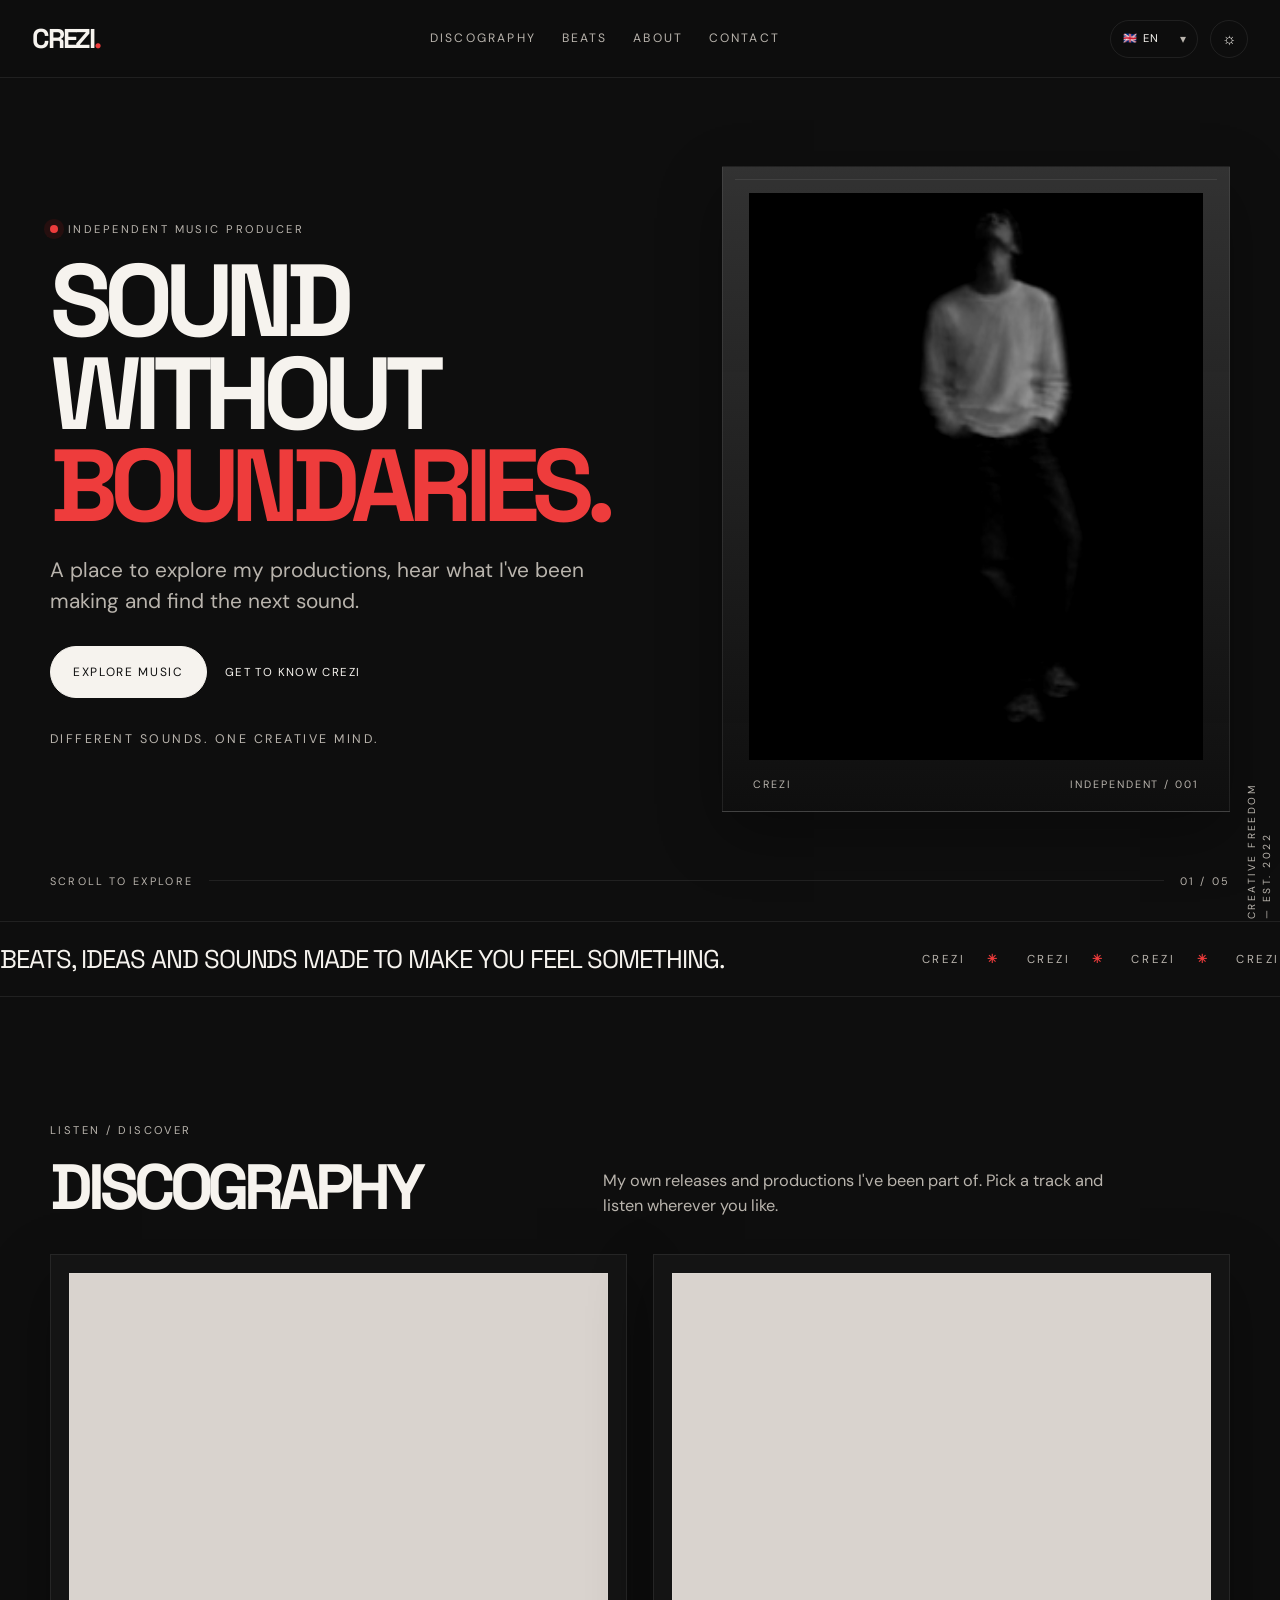
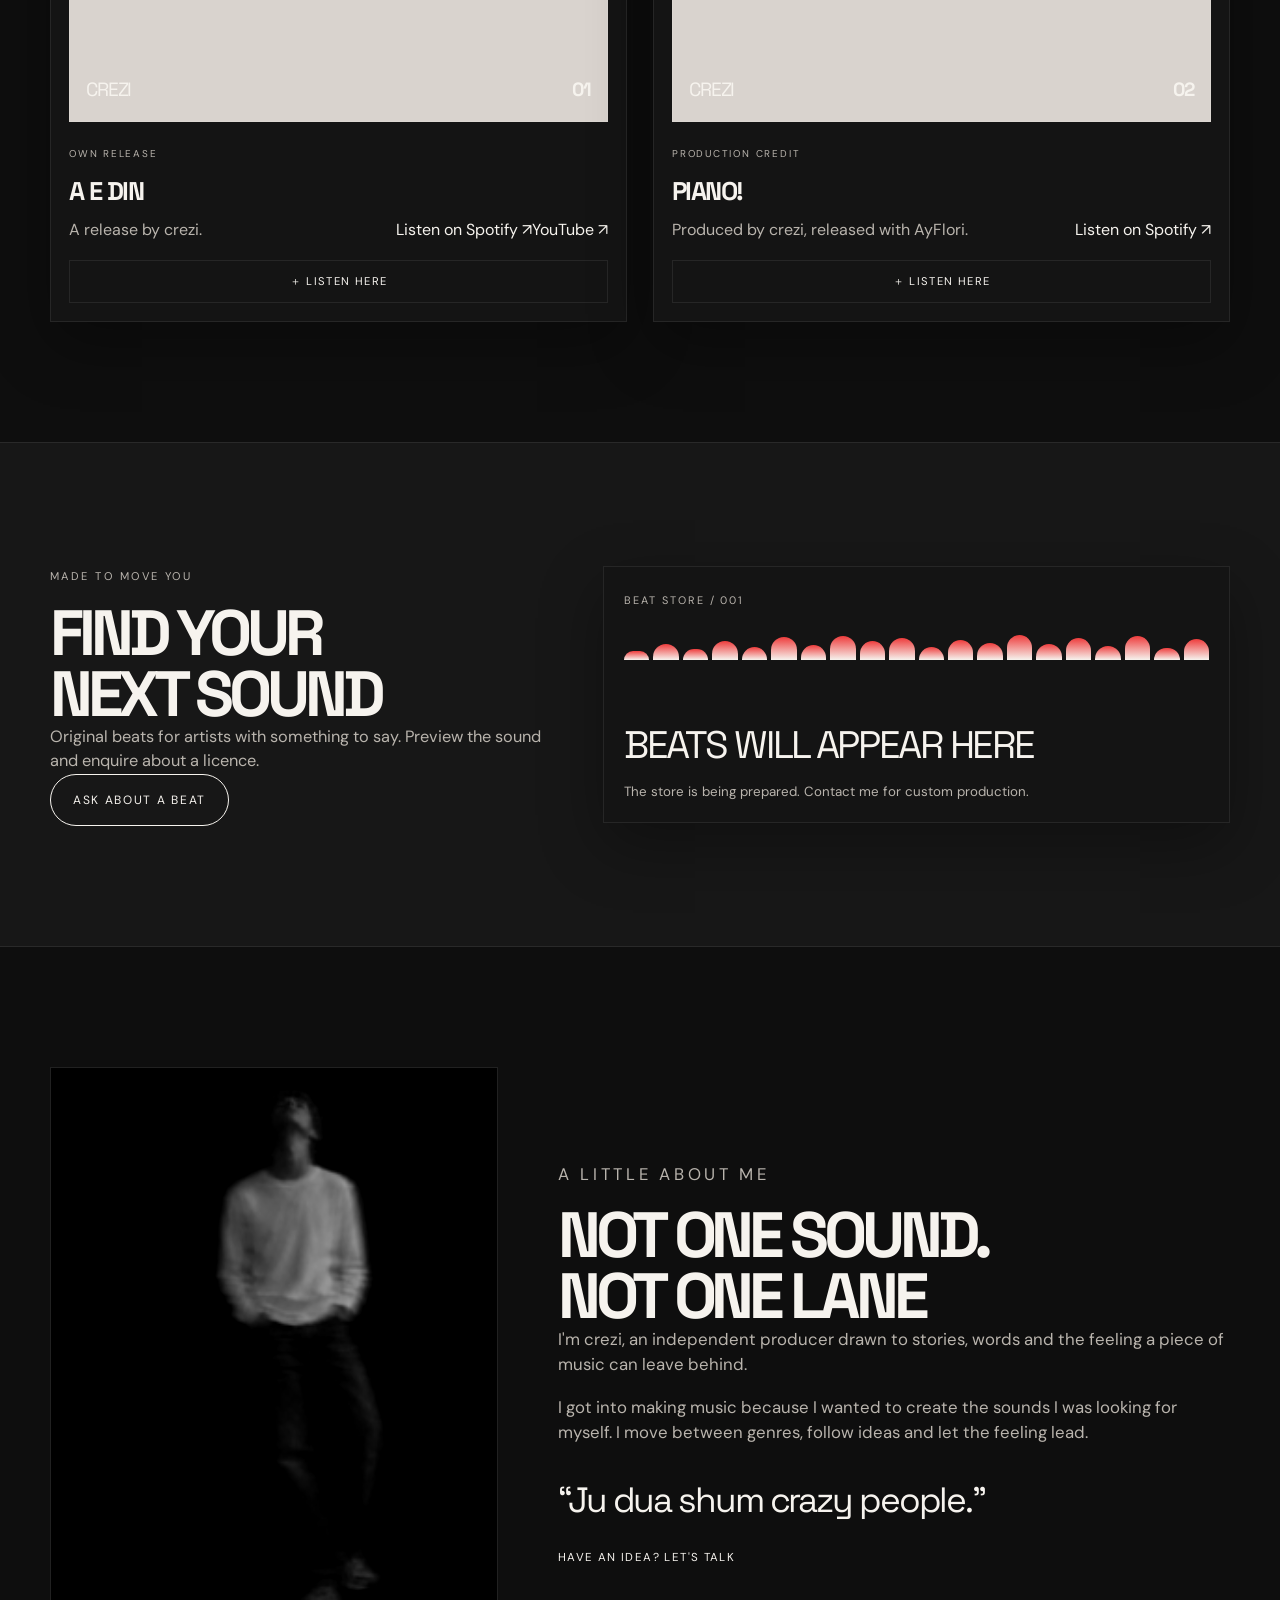
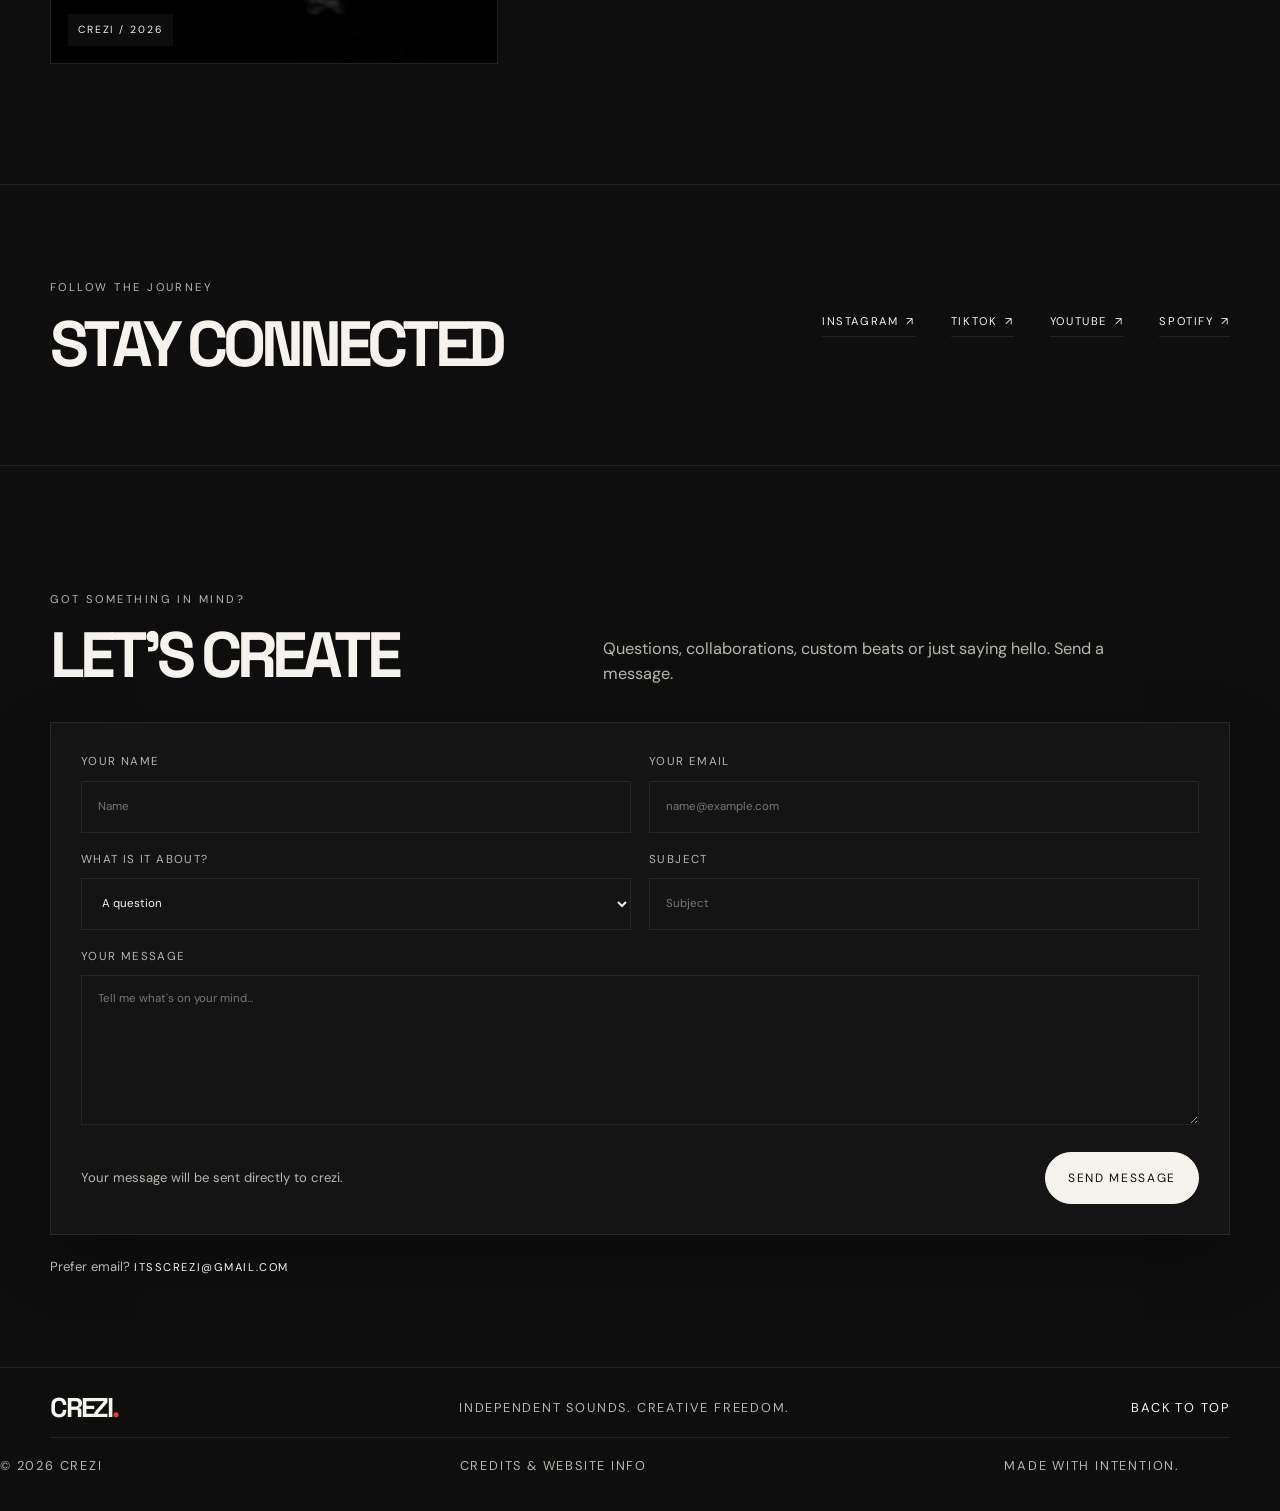
<file: index.html>
<!doctype html>
<html lang="en">
<head>
  <meta charset="utf-8">
  <meta name="viewport" content="width=device-width, initial-scale=1">
  <meta name="theme-color" content="#101010">
  <meta name="description" content="CREZI — independent music producer. Explore releases, productions and beats.">
  <title>CREZI — Music Producer</title>
  <link rel="icon" href="favicon.svg" type="image/svg+xml">
  <link rel="manifest" href="manifest.webmanifest">
  <link rel="stylesheet" href="styles.css">
</head>
<body>
  <a class="skip-link" href="#main">Skip to content</a>
  <header class="site-header">
    <a class="wordmark" href="#home" aria-label="CREZI home">CREZI<span>.</span></a>
    <nav class="desktop-nav" aria-label="Main navigation">
      <a href="#discography" data-i18n="navMusic">Discography</a>
      <a href="#beats" data-i18n="navBeats">Beats</a>
      <a href="#about" data-i18n="navAbout">About</a>
      <a href="#contact" data-i18n="navContact">Contact</a>
    </nav>
    <div class="header-actions">
      <label class="language-wrap" aria-label="Choose language">
        <span class="sr-only">Language</span>
        <select id="language" aria-label="Language">
          <option value="en">🇬🇧 EN</option>
          <option value="sq">🇦🇱 SQ</option>
          <option value="nl">🇳🇱 NL</option>
          <option value="fr">🇫🇷 FR</option>
          <option value="de">🇩🇪 DE</option>
        </select>
      </label>
      <button class="icon-button" id="themeToggle" type="button" aria-label="Toggle light and dark mode" title="Toggle theme"><span id="themeIcon">☼</span></button>
      <button class="icon-button menu-toggle" id="menuToggle" type="button" aria-label="Open menu" aria-expanded="false">☰</button>
    </div>
  </header>

  <div class="mobile-menu" id="mobileMenu" hidden>
    <a href="#discography" data-i18n="navMusic">Discography</a>
    <a href="#beats" data-i18n="navBeats">Beats</a>
    <a href="#about" data-i18n="navAbout">About</a>
    <a href="#contact" data-i18n="navContact">Contact</a>
  </div>

  <main id="main">
    <section class="hero section-shell" id="home">
      <div class="hero-copy">
        <p class="eyebrow"><span class="live-dot"></span><span data-i18n="heroEyebrow">INDEPENDENT MUSIC PRODUCER</span></p>
        <h1 data-i18n="heroTitle">Sound without<br><span>boundaries.</span></h1>
        <p class="hero-intro" data-i18n="heroIntro">A place to explore my productions, hear what I've been making and find the next sound.</p>
        <div class="hero-actions">
          <a class="button button-dark" href="#discography" data-i18n="exploreMusic">Explore music <span>↗</span></a>
          <a class="text-link" href="#about" data-i18n="meetCrezi">Get to know crezi <span>↗</span></a>
        </div>
        <p class="hero-note" data-i18n="heroNote">Different sounds. One creative mind.</p>
      </div>
      <div class="hero-visual">
        <div class="portrait-frame">
          <img src="crezi-portrait.png" alt="crezi standing in a dark studio portrait" class="portrait">
          <div class="portrait-caption"><span>CREZI</span><span>INDEPENDENT / 001</span></div>
        </div>
        <div class="hero-side-note">CREATIVE FREEDOM<br>— EST. 2022</div>
      </div>
      <div class="hero-bottom"><span data-i18n="scrollHint">SCROLL TO EXPLORE</span><span class="scroll-line"></span><span>01 / 05</span></div>
    </section>

    <section class="intro-strip">
      <p data-i18n="stripText">Beats, ideas and sounds made to make you feel something.</p>
      <span>CREZI&nbsp; <b>✳</b>&nbsp; CREZI&nbsp; <b>✳</b>&nbsp; CREZI&nbsp; <b>✳</b>&nbsp; CREZI</span>
    </section>

    <section class="section-shell section-block" id="discography">
      <div class="section-heading">
        <div><p class="eyebrow" data-i18n="musicEyebrow">LISTEN / DISCOVER</p><h2 data-i18n="musicTitle">Discography<span class="red-dot">.</span></h2></div>
        <p class="section-description" data-i18n="musicDescription">My own releases and productions I've been part of. Pick a track and listen wherever you like.</p>
      </div>
      <div class="music-grid" id="musicGrid"></div>
    </section>

    <section class="beats-band" id="beats">
      <div class="section-shell beats-inner">
        <div>
          <p class="eyebrow" data-i18n="beatsEyebrow">MADE TO MOVE YOU</p>
          <h2 data-i18n="beatsTitle">Find your<br>next sound<span class="red-dot">.</span></h2>
          <p class="section-description" data-i18n="beatsDescription">Original beats for artists with something to say. Preview the sound and enquire about a licence.</p>
          <a class="button button-light" href="#contact" data-i18n="beatEnquiry">Ask about a beat <span>↗</span></a>
        </div>
        <div class="beat-placeholder">
          <span class="beat-index">BEAT STORE / 001</span>
          <div class="waveform" aria-hidden="true"><i></i><i></i><i></i><i></i><i></i><i></i><i></i><i></i><i></i><i></i><i></i><i></i><i></i><i></i><i></i><i></i><i></i><i></i><i></i><i></i><i></i></div>
          <p data-i18n="beatsComing">BEATS WILL APPEAR HERE</p>
          <small data-i18n="beatsComingSmall">The store is being prepared. Contact me for custom production.</small>
        </div>
      </div>
    </section>

    <section class="section-shell about-section section-block" id="about">
      <div class="about-image">
        <img src="crezi-portrait.png" alt="Portrait of crezi" loading="lazy">
        <span class="image-stamp">CREZI / 2026</span>
      </div>
      <div class="about-copy">
        <p class="eyebrow" data-i18n="aboutEyebrow">A LITTLE ABOUT ME</p>
        <h2 data-i18n="aboutTitle">Not one sound.<br>Not one lane<span class="red-dot">.</span></h2>
        <p data-i18n="aboutP1">I'm crezi, an independent producer drawn to stories, words and the feeling a piece of music can leave behind.</p>
        <p data-i18n="aboutP2">I got into making music because I wanted to create the sounds I was looking for myself. I move between genres, follow ideas and let the feeling lead.</p>
        <p class="about-quote" data-i18n="aboutQuote">“Ju dua shum crazy people.”</p>
        <a class="text-link" href="#contact" data-i18n="sayHello">Have an idea? Let's talk <span>↗</span></a>
      </div>
    </section>

    <section class="social-section">
      <div class="section-shell social-inner">
        <div><p class="eyebrow" data-i18n="socialEyebrow">FOLLOW THE JOURNEY</p><h2 data-i18n="socialTitle">Stay connected<span class="red-dot">.</span></h2></div>
        <div class="social-links">
          <a href="https://www.instagram.com/itsscrezi/" target="_blank" rel="noopener noreferrer">Instagram <span>↗</span></a>
          <a href="https://www.tiktok.com/@itsscrezi" target="_blank" rel="noopener noreferrer">TikTok <span>↗</span></a>
          <a href="https://www.youtube.com/@itsscrezi" target="_blank" rel="noopener noreferrer">YouTube <span>↗</span></a>
          <a href="https://open.spotify.com/artist/3qm3DDhWwc61SOjXkeu8eL" target="_blank" rel="noopener noreferrer">Spotify <span>↗</span></a>
        </div>
      </div>
    </section>

    <section class="section-shell contact-section section-block" id="contact">
      <div class="section-heading">
        <div><p class="eyebrow" data-i18n="contactEyebrow">GOT SOMETHING IN MIND?</p><h2 data-i18n="contactTitle">Let's create<span class="red-dot">.</span></h2></div>
        <p class="section-description" data-i18n="contactDescription">Questions, collaborations, custom beats or just saying hello. Send a message.</p>
      </div>
      <form class="contact-form" id="contactForm">
        <div class="form-row">
          <label><span data-i18n="formName">Your name</span><input name="name" required autocomplete="name" placeholder="Name"></label>
          <label><span data-i18n="formEmail">Your email</span><input name="email" type="email" required autocomplete="email" placeholder="name@example.com"></label>
        </div>
        <div class="form-row">
          <label><span data-i18n="formType">What is it about?</span>
            <select name="type" required>
              <option value="Question" data-i18n="typeQuestion">A question</option>
              <option value="Collaboration" data-i18n="typeCollab">Collaboration</option>
              <option value="Custom beat" data-i18n="typeBeat">Custom beat</option>
              <option value="Business enquiry" data-i18n="typeBusiness">Business enquiry</option>
              <option value="Other" data-i18n="typeOther">Something else</option>
            </select>
          </label>
          <label><span data-i18n="formSubject">Subject</span><input name="subject" required placeholder="Subject"></label>
        </div>
        <label><span data-i18n="formMessage">Your message</span><textarea name="message" rows="5" required placeholder="Tell me what's on your mind..."></textarea></label>
        <div class="form-bottom"><p id="formStatus" role="status" aria-live="polite" data-i18n="formPrivacy">Your message will be sent directly to crezi.</p><button class="button button-dark" type="submit" id="submitButton" data-i18n="submit">Send message</button></div>
      </form>
      <div class="contact-direct"><span data-i18n="preferEmail">Prefer email?</span> <a href="mailto:itsscrezi@gmail.com">itsscrezi@gmail.com</a></div>
    </section>
  </main>

  <footer class="site-footer">
    <div class="section-shell footer-top"><a class="wordmark" href="#home">CREZI<span>.</span></a><p data-i18n="footerLine">Independent sounds. Creative freedom.</p><a href="#home" class="back-to-top">Back to top</a></div>
    <div class="section-shell footer-bottom"><span>© <span id="year"></span> crezi</span><a href="credits.html" data-i18n="credits">Credits & website info</a><span data-i18n="footerMade">Made with intention.</span></div>
  </footer>
  <script src="content.js"></script>
  <script src="script.js"></script>
</body>
</html>
</file>
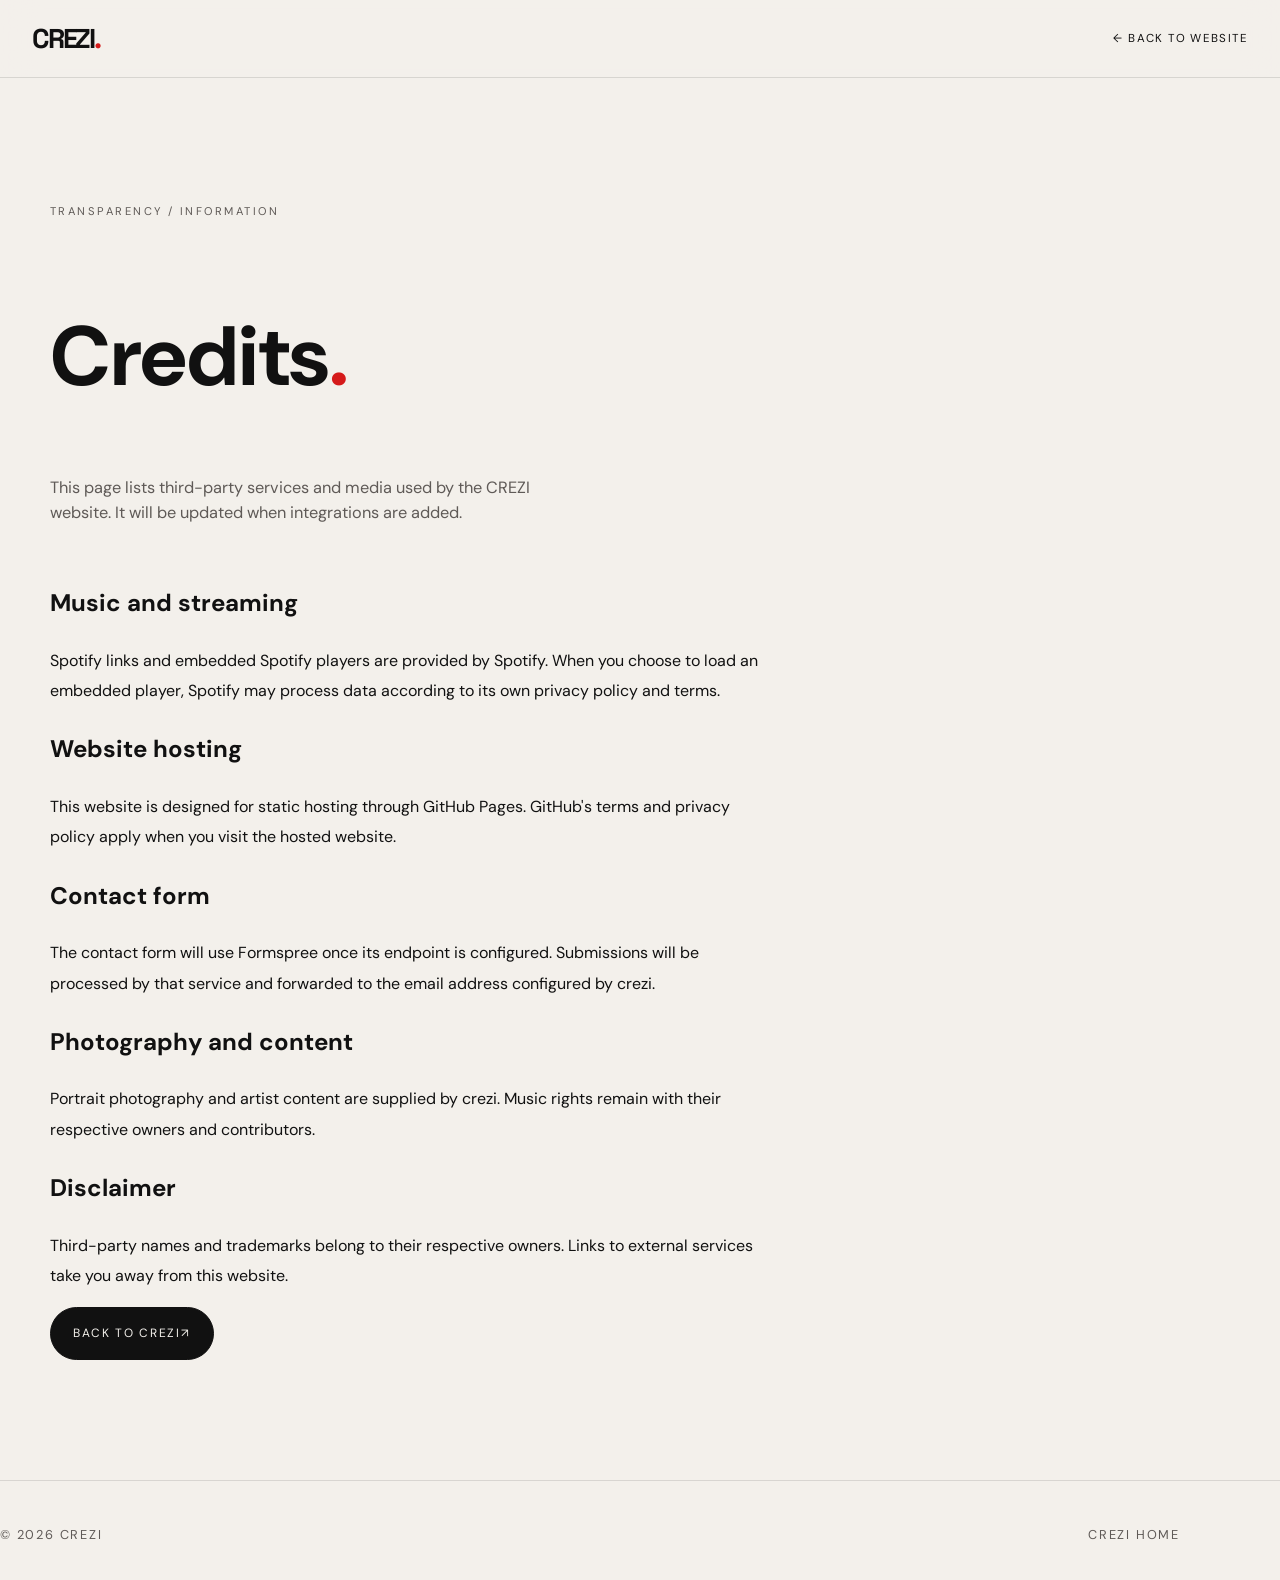
<file: credits.html>
<!doctype html>
<html lang="en"><head><meta charset="utf-8"><meta name="viewport" content="width=device-width,initial-scale=1"><meta name="theme-color" content="#101010"><title>Credits — CREZI</title><link rel="icon" href="favicon.svg"><link rel="stylesheet" href="styles.css"></head>
<body><header class="site-header"><a class="wordmark" href="index.html">CREZI<span>.</span></a><a class="text-link" href="index.html">← Back to website</a></header>
<main class="section-shell section-block"><p class="eyebrow">TRANSPARENCY / INFORMATION</p><h1 style="font-size:clamp(48px,7vw,84px)">Credits<span class="red-dot">.</span></h1>
<p class="section-description">This page lists third-party services and media used by the CREZI website. It will be updated when integrations are added.</p>
<div style="max-width:720px;margin-top:55px;line-height:1.9">
<h2>Music and streaming</h2><p>Spotify links and embedded Spotify players are provided by Spotify. When you choose to load an embedded player, Spotify may process data according to its own privacy policy and terms.</p>
<h2>Website hosting</h2><p>This website is designed for static hosting through GitHub Pages. GitHub's terms and privacy policy apply when you visit the hosted website.</p>
<h2>Contact form</h2><p>The contact form will use Formspree once its endpoint is configured. Submissions will be processed by that service and forwarded to the email address configured by crezi.</p>
<h2>Photography and content</h2><p>Portrait photography and artist content are supplied by crezi. Music rights remain with their respective owners and contributors.</p>
<h2>Disclaimer</h2><p>Third-party names and trademarks belong to their respective owners. Links to external services take you away from this website.</p>
<a class="button button-dark" href="index.html">Back to CREZI <span>↗</span></a></div></main>
<footer class="site-footer"><div class="section-shell footer-bottom"><span>© <span id="year"></span> crezi</span><a href="index.html">CREZI home</a></div></footer><script>document.getElementById('year').textContent=new Date().getFullYear();</script></body></html>
</file>
<file: styles.css>
@import url('https://fonts.googleapis.com/css2?family=DM+Sans:wght@400;500;600;700&family=Space+Grotesk:wght@400;500;600;700&display=swap');

:root {
  --bg: #f3f0eb;
  --bg-strong: #e9e3dd;
  --panel: rgba(255, 255, 255, 0.8);
  --surface: #ffffff;
  --text: #111111;
  --muted: #5f5a57;
  --line: rgba(17, 17, 17, 0.12);
  --accent: #d51a1a;
  --accent-soft: rgba(213, 26, 26, 0.12);
  --shadow: 0 22px 60px rgba(17, 17, 17, 0.08);
  --header: rgba(243, 240, 235, 0.88);
  --dark: #111111;
}

:root[data-theme="dark"] {
  --bg: #0e0e0e;
  --bg-strong: #171717;
  --panel: rgba(18, 18, 18, 0.8);
  --surface: #141414;
  --text: #f6f3ee;
  --muted: #b9b4ad;
  --line: rgba(255, 255, 255, 0.08);
  --accent: #ee3c3c;
  --accent-soft: rgba(238, 60, 60, 0.18);
  --shadow: 0 22px 60px rgba(0, 0, 0, 0.32);
  --header: rgba(14, 14, 14, 0.88);
  --dark: #f6f3ee;
}

* { box-sizing: border-box; }

html {
  scroll-behavior: smooth;
  scroll-padding-top: 90px;
}

body {
  margin: 0;
  background: var(--bg);
  color: var(--text);
  font-family: "DM Sans", Arial, sans-serif;
  line-height: 1.5;
  transition: background 0.25s ease, color 0.25s ease;
}

img { max-width: 100%; display: block; }

a {
  color: inherit;
  text-decoration: none;
}

button, input, select, textarea {
  font: inherit;
}

.skip-link {
  position: absolute;
  left: -9999px;
  top: auto;
}

.skip-link:focus {
  left: 20px;
  top: 12px;
  z-index: 999;
  background: var(--text);
  color: var(--bg);
  padding: 10px 16px;
}

.section-shell {
  width: min(1180px, calc(100% - 64px));
  margin: 0 auto;
}

.site-header {
  position: sticky;
  top: 0;
  z-index: 50;
  display: flex;
  align-items: center;
  justify-content: space-between;
  height: 78px;
  background: var(--header);
  backdrop-filter: blur(18px);
  border-bottom: 1px solid var(--line);
  padding: 0 32px;
}

.wordmark {
  display: inline-flex;
  align-items: center;
  font-family: "Space Grotesk", Arial, sans-serif;
  font-size: clamp(1.7rem, 2vw, 2.2rem);
  font-weight: 700;
  letter-spacing: -0.08em;
  line-height: 1;
  text-transform: uppercase;
}

.wordmark span {
  color: var(--accent);
}

.desktop-nav {
  display: flex;
  align-items: center;
  gap: clamp(18px, 2vw, 42px);
  font-size: 0.76rem;
  letter-spacing: 0.18em;
  text-transform: uppercase;
}

.desktop-nav a {
  position: relative;
  color: var(--muted);
  transition: color 0.2s ease;
}

.desktop-nav a:hover,
.desktop-nav a:focus-visible {
  color: var(--text);
}

.desktop-nav a::after {
  content: "";
  position: absolute;
  left: 0;
  bottom: -8px;
  width: 100%;
  height: 1px;
  background: var(--accent);
  transform: scaleX(0);
  transform-origin: left;
  transition: transform 0.2s ease;
}

.desktop-nav a:hover::after,
.desktop-nav a:focus-visible::after {
  transform: scaleX(1);
}

.header-actions {
  display: flex;
  align-items: center;
  gap: 12px;
}

.language-wrap {
  position: relative;
  display: inline-flex;
  align-items: center;
}

.language-wrap select {
  appearance: none;
  -webkit-appearance: none;
  border: 1px solid var(--line);
  background: transparent;
  color: var(--text);
  border-radius: 999px;
  min-height: 38px;
  padding: 8px 36px 8px 12px;
  font-size: 0.7rem;
  letter-spacing: 0.12em;
  text-transform: uppercase;
  cursor: pointer;
}

.language-wrap::after {
  content: "▾";
  position: absolute;
  right: 12px;
  color: var(--muted);
  font-size: 12px;
  pointer-events: none;
}

.icon-button {
  width: 38px;
  height: 38px;
  border-radius: 50%;
  border: 1px solid var(--line);
  background: transparent;
  color: var(--text);
  display: inline-flex;
  align-items: center;
  justify-content: center;
  cursor: pointer;
  transition: background 0.2s ease, border-color 0.2s ease;
}

.icon-button:hover,
.icon-button:focus-visible {
  background: var(--accent-soft);
  border-color: transparent;
}

.menu-toggle {
  display: none;
}

.mobile-menu {
  display: none;
}

.hero {
  display: grid;
  grid-template-columns: minmax(0, 1.1fr) minmax(320px, 0.9fr);
  align-items: center;
  gap: clamp(24px, 4vw, 70px);
  padding: clamp(42px, 7vw, 88px) 0 32px;
  min-height: calc(100vh - 78px);
}

.hero-copy {
  max-width: 620px;
}

.eyebrow {
  display: inline-flex;
  align-items: center;
  gap: 10px;
  margin: 0 0 18px;
  font-size: 0.7rem;
  letter-spacing: 0.22em;
  text-transform: uppercase;
  color: var(--muted);
}

.live-dot {
  width: 8px;
  height: 8px;
  border-radius: 50%;
  background: var(--accent);
  box-shadow: 0 0 0 6px rgba(213, 26, 26, 0.12);
}

.hero-copy h1 {
  margin: 0;
  font-family: "Space Grotesk", Arial, sans-serif;
  font-size: clamp(3.6rem, 8vw, 7rem);
  letter-spacing: -0.08em;
  line-height: 0.9;
  text-transform: uppercase;
}

.hero-copy h1 span {
  color: var(--accent);
}

.hero-intro {
  max-width: 560px;
  margin: 22px 0 0;
  color: var(--muted);
  font-size: clamp(1.05rem, 1.7vw, 1.3rem);
}

.hero-actions {
  display: flex;
  align-items: center;
  flex-wrap: wrap;
  gap: 18px;
  margin-top: 30px;
}

.button {
  display: inline-flex;
  align-items: center;
  justify-content: center;
  padding: 14px 22px;
  min-height: 52px;
  border-radius: 999px;
  border: 1px solid var(--text);
  font-size: 0.75rem;
  letter-spacing: 0.14em;
  text-transform: uppercase;
  transition: transform 0.2s ease, border-color 0.2s ease, background 0.2s ease;
}

.button:hover,
.button:focus-visible {
  transform: translateY(-1px);
}

.button-dark {
  background: var(--text);
  color: var(--bg);
  border-color: var(--text);
}

.button-light {
  background: transparent;
  color: var(--text);
}

.text-link {
  display: inline-flex;
  align-items: center;
  gap: 8px;
  color: var(--text);
  font-size: 0.72rem;
  letter-spacing: 0.12em;
  text-transform: uppercase;
  position: relative;
}

.text-link::after {
  content: "";
  position: absolute;
  left: 0;
  bottom: -8px;
  width: 100%;
  height: 1px;
  background: var(--accent);
  transform: scaleX(0);
  transform-origin: left;
  transition: transform 0.2s ease;
}

.text-link:hover::after,
.text-link:focus-visible::after {
  transform: scaleX(1);
}

.hero-note {
  margin-top: 32px;
  color: var(--muted);
  font-size: 0.78rem;
  letter-spacing: 0.2em;
  text-transform: uppercase;
}

.hero-visual {
  position: relative;
  display: flex;
  justify-content: center;
  align-items: flex-end;
}

.portrait-frame {
  position: relative;
  width: min(100%, 520px);
  padding: 26px 26px 0;
  border: 1px solid var(--line);
  background: linear-gradient(180deg, rgba(255,255,255,0.15), rgba(17,17,17,0.02));
  box-shadow: var(--shadow);
}

.portrait-frame::before {
  content: "";
  position: absolute;
  inset: 12px 12px auto 12px;
  height: 1px;
  background: var(--line);
}

.portrait {
  width: 100%;
  aspect-ratio: 4 / 5;
  object-fit: cover;
  background: #d7d2cd;
  filter: grayscale(100%) contrast(1.1) brightness(0.96);
}

.portrait-caption {
  display: flex;
  justify-content: space-between;
  gap: 10px;
  padding: 16px 4px 18px;
  font-size: 0.67rem;
  letter-spacing: 0.18em;
  text-transform: uppercase;
  color: var(--muted);
}

.hero-side-note {
  position: absolute;
  right: -14px;
  bottom: 28px;
  display: inline-flex;
  transform: rotate(-90deg) translateY(100%);
  transform-origin: right bottom;
  font-size: 0.64rem;
  letter-spacing: 0.24em;
  text-transform: uppercase;
  color: var(--muted);
}

.hero-bottom {
  grid-column: 1 / -1;
  display: flex;
  align-items: center;
  gap: 16px;
  padding-top: 10px;
  font-size: 0.68rem;
  letter-spacing: 0.2em;
  text-transform: uppercase;
  color: var(--muted);
}

.scroll-line {
  flex: 1;
  height: 1px;
  background: var(--line);
}

.intro-strip {
  display: flex;
  align-items: center;
  justify-content: space-between;
  gap: 20px;
  border-top: 1px solid var(--line);
  border-bottom: 1px solid var(--line);
  padding: 18px 0;
  overflow: hidden;
  white-space: nowrap;
  background: rgba(17,17,17,0.02);
}

.intro-strip p {
  margin: 0;
  font-size: clamp(1.2rem, 2vw, 1.7rem);
  font-family: "Space Grotesk", Arial, sans-serif;
  letter-spacing: -0.04em;
  text-transform: uppercase;
}

.intro-strip span {
  display: inline-flex;
  align-items: center;
  gap: 16px;
  min-width: max-content;
  color: var(--muted);
  font-size: 0.72rem;
  letter-spacing: 0.22em;
  text-transform: uppercase;
}

.intro-strip b {
  color: var(--accent);
  font-weight: 700;
}

.section-block {
  padding: clamp(72px, 10vw, 120px) 0;
}

.section-heading {
  display: grid;
  grid-template-columns: minmax(0, 0.9fr) minmax(0, 1.1fr);
  align-items: end;
  gap: 20px 40px;
  margin-bottom: 36px;
}

.section-heading h2,
.beats-inner h2,
.about-copy h2,
.social-inner h2,
.contact-section h2 {
  margin: 0;
  font-family: "Space Grotesk", Arial, sans-serif;
  font-size: clamp(2.5rem, 5vw, 4.5rem);
  letter-spacing: -0.08em;
  line-height: 0.95;
  text-transform: uppercase;
}

.red-dot {
  color: var(--accent);
}

.section-description {
  margin: 0;
  color: var(--muted);
  font-size: 1.02rem;
  max-width: 520px;
}

.music-grid {
  display: grid;
  grid-template-columns: repeat(2, minmax(0, 1fr));
  gap: 26px;
}

.music-card {
  background: var(--surface);
  border: 1px solid var(--line);
  box-shadow: var(--shadow);
  padding: 18px;
}

.music-card img,
.cover-placeholder {
  aspect-ratio: 1.2;
  width: 100%;
  object-fit: cover;
  background: #d9d3ce;
  border: 1px solid var(--line);
}

.cover-placeholder {
  display: flex;
  align-items: flex-end;
  justify-content: space-between;
  padding: 16px;
  font-family: "Space Grotesk", Arial, sans-serif;
  font-size: 1.2rem;
  letter-spacing: -0.06em;
}

.music-card-info {
  display: grid;
  grid-template-columns: minmax(0, 1.2fr) auto;
  gap: 18px;
  align-items: end;
  padding-top: 18px;
}

.music-card-info h3 {
  margin: 0 0 8px;
  font-family: "Space Grotesk", Arial, sans-serif;
  font-size: clamp(1.6rem, 2vw, 2.2rem);
  letter-spacing: -0.06em;
  text-transform: uppercase;
}

.music-card-info p {
  margin: 0;
  color: var(--muted);
}

.music-card .eyebrow {
  margin-bottom: 10px;
  font-size: 0.62rem;
  letter-spacing: 0.18em;
}

.music-links {
  display: flex;
  flex-direction: column;
  align-items: flex-end;
  gap: 10px;
}

.music-links a,
.social-links a,
.contact-direct a {
  display: inline-flex;
  align-items: center;
  gap: 8px;
  font-size: 0.7rem;
  letter-spacing: 0.14em;
  text-transform: uppercase;
  color: var(--text);
}

.music-links a {
  border-bottom: 1px solid var(--line);
  padding-bottom: 6px;
}

.music-card .embed-toggle {
  width: 100%;
  margin-top: 18px;
  padding: 12px 14px;
  border: 1px solid var(--line);
  background: transparent;
  color: var(--text);
  text-transform: uppercase;
  letter-spacing: 0.12em;
  font-size: 0.7rem;
  cursor: pointer;
}

.spotify-embed {
  display: block;
  width: 100%;
  margin-top: 18px;
  border: 0;
  border-radius: 12px;
}

.beats-band {
  background: var(--bg-strong);
  border-top: 1px solid var(--line);
  border-bottom: 1px solid var(--line);
}

.beats-inner {
  display: grid;
  grid-template-columns: minmax(0, 0.9fr) minmax(0, 1.1fr);
  align-items: center;
  gap: 40px;
  padding: clamp(72px, 10vw, 120px) 0;
}

.beat-placeholder {
  background: var(--surface);
  border: 1px solid var(--line);
  padding: 20px;
  box-shadow: var(--shadow);
}

.beat-index {
  display: inline-block;
  margin-bottom: 18px;
  color: var(--muted);
  font-size: 0.68rem;
  letter-spacing: 0.18em;
  text-transform: uppercase;
}

.waveform {
  display: grid;
  grid-template-columns: repeat(20, minmax(0, 1fr));
  align-items: end;
  gap: 4px;
  height: 72px;
  margin-bottom: 18px;
}

.waveform i {
  display: block;
  background: linear-gradient(180deg, var(--accent), var(--text));
  border-radius: 999px 999px 0 0;
  height: calc(18% + var(--i) * 3%);
}

.beat-placeholder p {
  margin: 0;
  font-family: "Space Grotesk", Arial, sans-serif;
  font-size: clamp(1.8rem, 3vw, 2.6rem);
  letter-spacing: -0.06em;
  text-transform: uppercase;
}

.beat-placeholder small {
  display: block;
  margin-top: 8px;
  color: var(--muted);
}

.about-section {
  display: grid;
  grid-template-columns: minmax(280px, 0.8fr) minmax(0, 1.2fr);
  gap: clamp(30px, 5vw, 60px);
  align-items: center;
}

.about-image {
  position: relative;
}

.about-image img {
  width: 100%;
  aspect-ratio: 3 / 4;
  object-fit: cover;
  border: 1px solid var(--line);
  filter: grayscale(100%) contrast(1.08);
}

.image-stamp {
  position: absolute;
  left: 18px;
  bottom: 18px;
  background: rgba(17,17,17,0.8);
  color: #f3f0eb;
  font-size: 0.65rem;
  letter-spacing: 0.18em;
  text-transform: uppercase;
  padding: 8px 10px;
}

.about-copy p {
  margin: 0 0 18px;
  color: var(--muted);
  font-size: 1.05rem;
}

.about-quote {
  margin-top: 28px !important;
  color: var(--text) !important;
  font-family: "Space Grotesk", Arial, sans-serif;
  font-size: clamp(1.6rem, 3vw, 2.2rem) !important;
  letter-spacing: -0.06em;
  color: var(--text) !important;
}

.social-section {
  border-top: 1px solid var(--line);
  border-bottom: 1px solid var(--line);
  background: rgba(17,17,17,0.02);
}

.social-inner {
  display: grid;
  grid-template-columns: minmax(0, 0.8fr) minmax(0, 1.2fr);
  align-items: center;
  padding: clamp(54px, 7vw, 90px) 0;
  gap: 28px;
}

.social-links {
  display: flex;
  flex-wrap: wrap;
  justify-content: flex-end;
  gap: 18px 36px;
}

.social-links a {
  display: inline-flex;
  padding-bottom: 6px;
  border-bottom: 1px solid var(--line);
}

.contact-section {
  padding-bottom: 90px;
}

.contact-form {
  background: var(--surface);
  border: 1px solid var(--line);
  box-shadow: var(--shadow);
  padding: clamp(22px, 3vw, 30px);
}

.form-row {
  display: grid;
  grid-template-columns: repeat(2, minmax(0, 1fr));
  gap: 18px;
  margin-bottom: 18px;
}

.contact-form label {
  display: block;
  color: var(--muted);
  font-size: 0.72rem;
  letter-spacing: 0.12em;
  text-transform: uppercase;
}

.contact-form input,
.contact-form textarea,
.contact-form select {
  width: 100%;
  margin-top: 10px;
  background: transparent;
  color: var(--text);
  border: 1px solid var(--line);
  border-radius: 0;
  min-height: 52px;
  padding: 14px 16px;
}

.contact-form textarea {
  min-height: 150px;
  resize: vertical;
}

.form-bottom {
  display: flex;
  align-items: center;
  justify-content: space-between;
  gap: 18px;
  margin-top: 22px;
}

.form-bottom p {
  margin: 0;
  color: var(--muted);
  font-size: 0.82rem;
}

.contact-direct {
  margin-top: 22px;
  color: var(--muted);
  font-size: 0.82rem;
}

.site-footer {
  border-top: 1px solid var(--line);
  padding: 26px 0 36px;
}

.footer-top,
.footer-bottom {
  display: flex;
  align-items: center;
  justify-content: space-between;
  gap: 16px;
}

.footer-top {
  padding-bottom: 16px;
  border-bottom: 1px solid var(--line);
}

.footer-top p,
.footer-bottom {
  margin: 0;
  color: var(--muted);
  font-size: 0.8rem;
  letter-spacing: 0.14em;
  text-transform: uppercase;
}

.back-to-top {
  color: var(--text);
  font-size: 0.8rem;
  letter-spacing: 0.14em;
  text-transform: uppercase;
}

.footer-bottom {
  padding-top: 18px;
}

.sr-only {
  position: absolute;
  width: 1px;
  height: 1px;
  margin: -1px;
  padding: 0;
  overflow: hidden;
  clip: rect(0, 0, 0, 0);
  white-space: nowrap;
  border: 0;
}

@media (max-width: 960px) {
  .hero {
    grid-template-columns: 1fr;
    min-height: auto;
    padding-top: 52px;
  }

  .hero-copy {
    max-width: none;
  }

  .hero-actions {
    margin-top: 26px;
  }

  .hero-bottom {
    padding-top: 4px;
  }

  .section-heading,
  .beats-inner,
  .about-section,
  .social-inner {
    grid-template-columns: 1fr;
  }

  .music-grid {
    grid-template-columns: 1fr;
  }

  .social-links {
    justify-content: flex-start;
  }
}

@media (max-width: 760px) {
  .site-header {
    padding: 0 20px;
  }

  .desktop-nav {
    display: none;
  }

  .menu-toggle {
    display: inline-flex;
  }

  .mobile-menu {
    display: grid;
    gap: 14px;
    padding: 18px 20px 24px;
    border-bottom: 1px solid var(--line);
    background: var(--surface);
  }

  .mobile-menu a {
    font-size: 0.72rem;
    letter-spacing: 0.18em;
    text-transform: uppercase;
    color: var(--text);
  }

  .section-shell {
    width: min(100% - 32px, 1180px);
  }

  .hero-copy h1 {
    font-size: clamp(2.9rem, 16vw, 4.8rem);
  }

  .header-actions {
    gap: 8px;
  }

  .language-wrap select {
    min-width: 96px;
    font-size: 0.62rem;
    letter-spacing: 0.1em;
  }

  .form-row {
    grid-template-columns: 1fr;
  }

  .footer-top,
  .footer-bottom,
  .form-bottom {
    flex-direction: column;
    align-items: flex-start;
  }
}

@media (prefers-reduced-motion: reduce) {
  *, *::before, *::after {
    animation: none !important;
    transition: none !important;
    scroll-behavior: auto !important;
  }
}

@media print {
  .site-header,
  .hero-bottom,
  .back-to-top,
  .social-section,
  .menu-toggle,
  .icon-button,
  .language-wrap {
    display: none !important;
  }
}

/* fallback wave heights */
.waveform i:nth-child(1) { height: 28%; }
.waveform i:nth-child(2) { height: 47%; }
.waveform i:nth-child(3) { height: 32%; }
.waveform i:nth-child(4) { height: 58%; }
.waveform i:nth-child(5) { height: 39%; }
.waveform i:nth-child(6) { height: 68%; }
.waveform i:nth-child(7) { height: 44%; }
.waveform i:nth-child(8) { height: 72%; }
.waveform i:nth-child(9) { height: 56%; }
.waveform i:nth-child(10) { height: 64%; }
.waveform i:nth-child(11) { height: 38%; }
.waveform i:nth-child(12) { height: 60%; }
.waveform i:nth-child(13) { height: 50%; }
.waveform i:nth-child(14) { height: 74%; }
.waveform i:nth-child(15) { height: 48%; }
.waveform i:nth-child(16) { height: 66%; }
.waveform i:nth-child(17) { height: 42%; }
.waveform i:nth-child(18) { height: 70%; }
.waveform i:nth-child(19) { height: 36%; }
.waveform i:nth-child(20) { height: 62%; }
</file>
